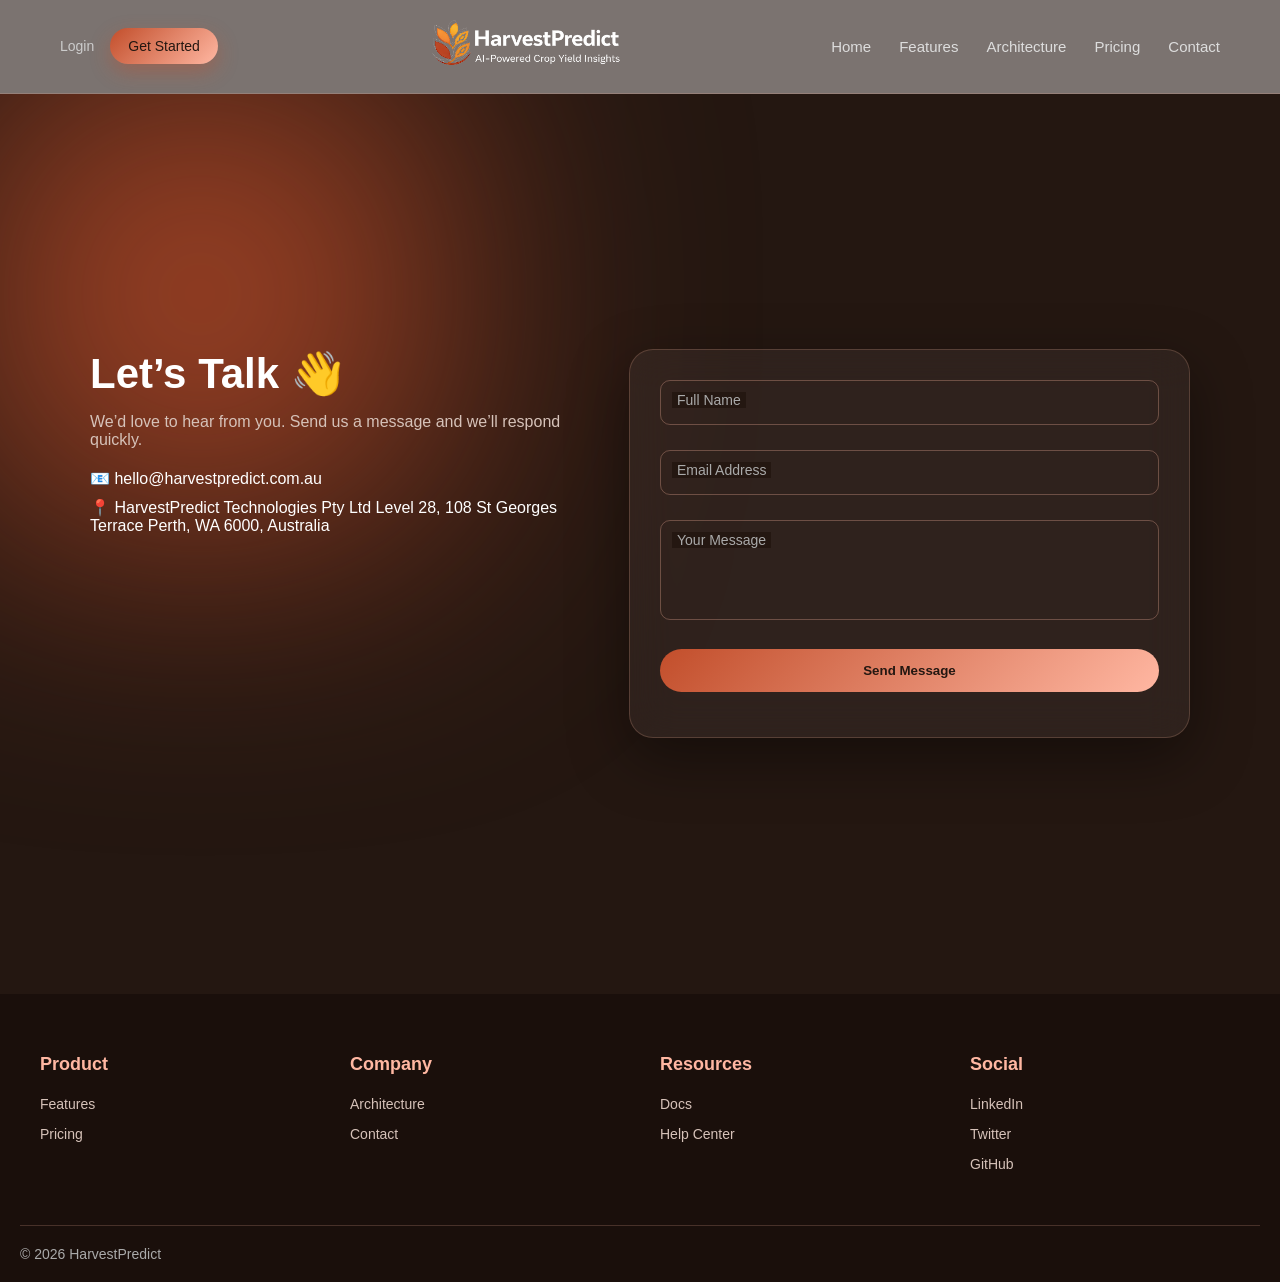
<file: contact.html>
<!DOCTYPE html>
<html lang="en">

<head>
    <meta charset="UTF-8">
    <meta name="viewport" content="width=device-width, initial-scale=1.0">
    <title>Contact Us - HarvestPredict</title>
    <link rel="shortcut icon" href="assets/images/logo.png" type="image/x-icon">
    <link rel="stylesheet" href="assets/css/style.css">
</head>

<body>
    <header class="navbar">
        <div class="nav-container">
            <div class="nav-actions">
                <a href="login.html" class="login">Login</a>
                <a href="javascript:void(0)" class="btn-primary" onclick="openModal()">Get Started</a>
            </div>
            <!-- Logo -->
            <div class="logo">
                <a href="/"><img src="assets/images/logo.png" alt=""></a>
            </div>

            <!-- Nav Links -->
            <nav class="nav-links" id="navLinks">
                <a href="/">Home</a>
                <a href="/#features">Features</a>
                <a href="/#architecture">Architecture</a>
                <a href="pricing.html">Pricing</a>
                <a href="contact.html">Contact</a>
                <div class="nav-actions mobile-cta">
                    <a href="login.html" class="login">Login</a>
                    <a href="javacript:void(0)" class="btn-primary" onclick="openModal()">Get Started</a>
                </div>
            </nav>

            <!-- Right Buttons -->


            <!-- Mobile Menu Icon -->
            <div class="menu-toggle" id="menuToggle">
                ☰
            </div>

        </div>
    </header>
    <section class="contact">

        <!-- Background Glow -->
        <div class="bg-blur"></div>

        <div class="contact-wrapper">

            <!-- LEFT -->
            <div class="contact-left">
                <h1>Let’s Talk 👋</h1>
                <p>We’d love to hear from you. Send us a message and we’ll respond quickly.</p>

                <div class="contact-details">
                    <div>📧 hello@harvestpredict.com.au</div>
                    <div>📍 HarvestPredict Technologies Pty Ltd
                        Level 28, 108 St Georges Terrace
                        Perth, WA 6000, Australia</div>
                </div>
            </div>

            <!-- RIGHT FORM -->
            <div class="contact-card">
                <form id="contactForm">

                    <div class="input-group">
                        <input type="text" id="name" required>
                        <label>Full Name</label>
                        <span class="error"></span>
                    </div>

                    <div class="input-group">
                        <input type="email" id="email" required>
                        <label>Email Address</label>
                        <span class="error"></span>
                    </div>

                    <div class="input-group">
                        <textarea id="message" required></textarea>
                        <label>Your Message</label>
                        <span class="error"></span>
                    </div>

                    <button type="submit" class="btn-submit">
                        <span class="btn-text">Send Message</span>
                        <span class="loader"></span>
                    </button>

                    <div id="successMsg"></div>

                </form>
            </div>

        </div>
    </section>
    <footer class="footer">
        <div class="footer-container">

            <!-- Column 1 -->
            <div class="footer-col">
                <h3>Product</h3>
                <ul>
                    <li><a href="/#features">Features</a></li>
                    <li><a href="pricing.html">Pricing</a></li>
                    <!-- <li><a href="#">API</a></li> -->
                </ul>
            </div>

            <!-- Column 2 -->
            <div class="footer-col">
                <h3>Company</h3>
                <ul>
                    <!-- <li><a href="#">About</a></li> -->
                    <li><a href="/#Architecture">Architecture</a></li>
                    <li><a href="contact.html">Contact</a></li>
                </ul>
            </div>

            <!-- Column 3 -->
            <div class="footer-col">
                <h3>Resources</h3>
                <ul>
                    <li><a href="#">Docs</a></li>
                    <!-- <li><a href="#">Blog</a></li> -->
                    <li><a href="contact.html">Help Center</a></li>
                </ul>
            </div>

            <!-- Column 4 -->
            <div class="footer-col">
                <h3>Social</h3>
                <ul>
                    <li><a href="contact.html">LinkedIn</a></li>
                    <li><a href="contact.html">Twitter</a></li>
                    <li><a href="contact.html">GitHub</a></li>
                </ul>
            </div>

        </div>

        <!-- Bottom -->
        <div class="footer-bottom">
            <p>© 2026 HarvestPredict</p>

        </div>
    </footer>
    <div class="modal" id="demoModal">

        <div class="modal-content" id="modalBox">

            <span class="close" onclick="closeModal()">&times;</span>

            <h2>Request a Demo</h2>

            <form id="demoForm">

                <input type="text" id="name" placeholder="Full Name" required>
                <input type="email" id="email" placeholder="Email Address" required>
                <input type="number" max="10" id="farm" placeholder="Farm Size" required>
                <input type="text" placeholder="City" required>

                <p class="" id="formError"></p>

                <button type="submit">Submit Request</button>

            </form>

        </div>

    </div>

    <script src="assets/js/script.js"></script>
    <script>
        const contactform = document.getElementById("contactForm");
        const loader = document.querySelector(".loader");
        const btnText = document.querySelector(".btn-text");

        contactform.addEventListener("submit", function (e) {
            e.preventDefault();

            let valid = true;

            const name = document.getElementById("name");
            const email = document.getElementById("email");
            const message = document.getElementById("message");
            const successMsg = document.getElementById("successMsg");

            document.querySelectorAll(".error").forEach(e => e.innerText = "");
            successMsg.innerText = "";

            if (name.value.trim() === "") {
                showError(name, "Required");
                valid = false;
            }

            if (!validateEmail(email.value)) {
                showError(email, "Invalid email");
                valid = false;
            }

            if (message.value.trim() === "") {
                showError(message, "Required");
                valid = false;
            }

            if (valid) {
                btnText.style.opacity = "0.5";
                loader.style.display = "inline-block";

                setTimeout(() => {
                    loader.style.display = "none";
                    btnText.style.opacity = "1";

                    successMsg.innerText = "✅ Message sent successfully!";
                    contactform.reset();
                }, 1500);
            }
        });

        function showError(input, msg) {
            input.parentElement.querySelector(".error").innerText = msg;
        }

        function validateEmail(email) {
            return /^[^\s@]+@[^\s@]+\.[^\s@]+$/.test(email);
        }
        const farmInput = document.getElementById("farm");

        farmInput.addEventListener("input", function () {
            this.value = this.value.replace(/[^0-9]/g, "").slice(0, 10);
        });
    </script>
</body>

</html>
</file>
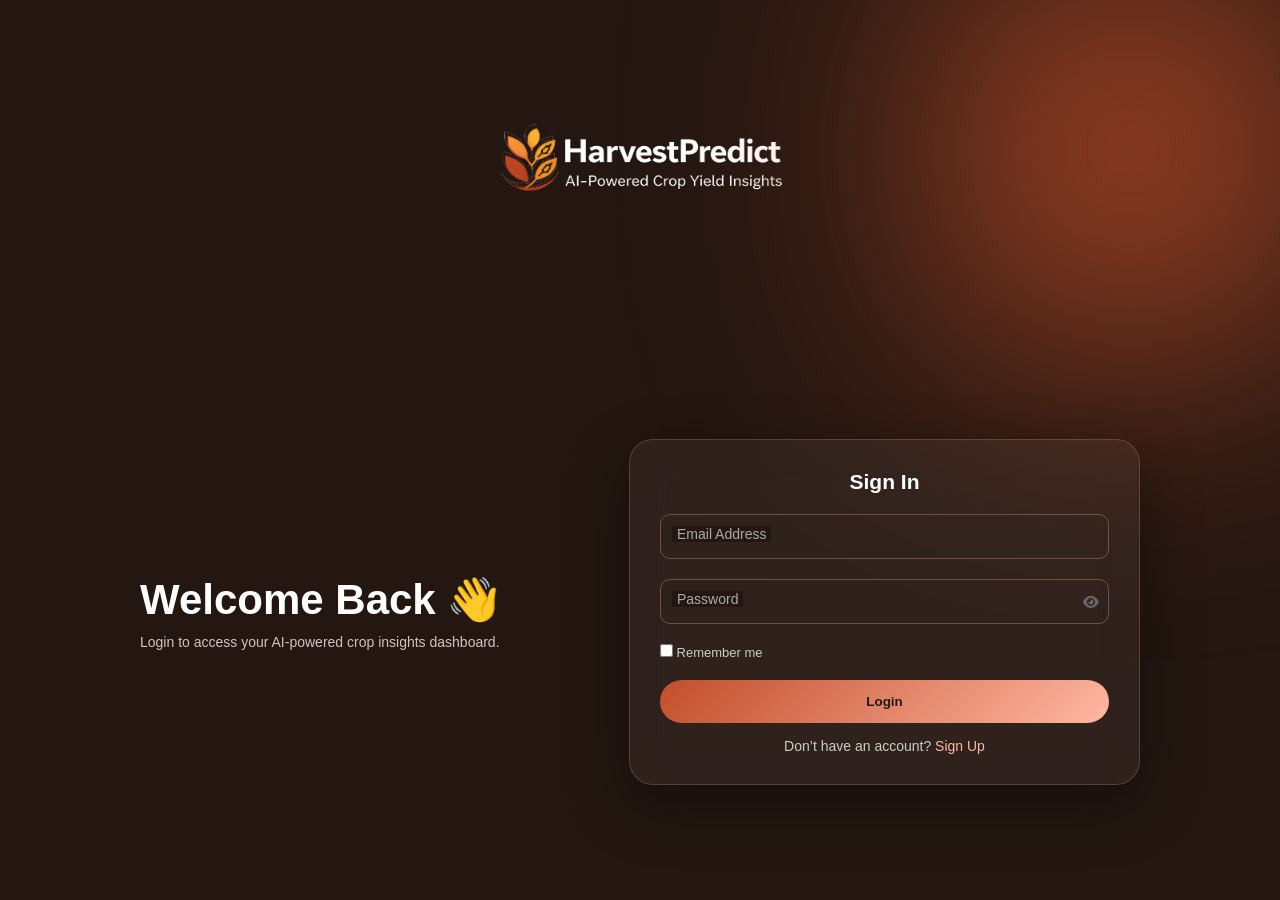
<file: login.html>
<!DOCTYPE html>
<html lang="en">

<head>
    <meta charset="UTF-8">
    <meta name="viewport" content="width=device-width, initial-scale=1.0">
    <title>Login - HarvestPredict</title>
    <link rel="shortcut icon" href="assets/images/logo.png" type="image/x-icon">
    <link rel="stylesheet" href="assets/css/style.css">
    <link rel="stylesheet" href="assets/css/login.css">
    <link rel="stylesheet" href="https://cdnjs.cloudflare.com/ajax/libs/font-awesome/6.5.0/css/all.min.css">
    <style>
        .input-box {
            position: relative;
        }

        .toggle-password {
            position: absolute;
            right: 10px;
            top: 50%;
            transform: translateY(-50%);
            cursor: pointer;
            color: #666;
        }
    </style>
</head>

<body>

    <section class="login">
        <div class="logo">
            <a href="/"><img src="assets/images/logo.png" alt=""></a>
        </div>
        <!-- Background Glow -->
        <div class="bg-glow"></div>

        <div class="login-container">

            <!-- LEFT SIDE -->
            <div class="login-left">
                <h1>Welcome Back 👋</h1>
                <p>Login to access your AI-powered crop insights dashboard.</p>
            </div>

            <!-- RIGHT FORM -->
            <div class="login-card">

                <h2>Sign In</h2>

                <form id="loginForm">

                    <div class="input-group">
                        <input type="email" id="email" required>
                        <label>Email Address</label>
                        <span class="error"></span>
                    </div>

                    <div class="input-group">
                        <input type="password" id="password" required>
                        <label>Password</label>
                        <i class="fa-solid fa-eye toggle-password" id="togglePassword"></i>
                        <span class="error"></span>
                    </div>

                    <div class="login-options">
                        <label>
                            <input type="checkbox"> Remember me
                        </label>
                        <!-- <a href="#">Forgot Password?</a> -->
                    </div>

                    <button type="submit" class="btn-login">
                        <span class="btn-text">Login</span>
                        <span class="loader"></span>
                    </button>

                    <p id="successMsg"></p>

                    <p class="signup-text">
                        Don’t have an account? <a href="signup.html">Sign Up</a>
                    </p>

                </form>

            </div>

        </div>

    </section>
    <script>
        const form = document.getElementById("loginForm");
        const loader = document.querySelector(".loader");
        const btnText = document.querySelector(".btn-text");

        // 🔥 Dummy user (replace with API later)
        const validUser = {
            email: "test@gmail.com",
            password: "123456"
        };

        form.addEventListener("submit", function (e) {
            e.preventDefault();

            let valid = true;

            const email = document.getElementById("email");
            const password = document.getElementById("password");
            const successMsg = document.getElementById("successMsg");

            document.querySelectorAll(".error").forEach(e => e.innerText = "");
            successMsg.innerText = "";

            // Field validation
            if (!validateEmail(email.value)) {
                showError(email, "Invalid email format");
                valid = false;
            }

            if (password.value.length < 6) {
                showError(password, "Min 6 characters");
                valid = false;
            }

            if (valid) {
                loader.style.display = "inline-block";
                btnText.style.opacity = "0.5";

                setTimeout(() => {
                    loader.style.display = "none";
                    btnText.style.opacity = "1";

                    // 🔥 Credential Check
                    if (
                        email.value === validUser.email &&
                        password.value === validUser.password
                    ) {
                        successMsg.style.color = "#4ade80";
                        successMsg.innerText = "✅ Login successful!";
                        form.reset();
                    } else {
                        successMsg.style.color = "#ff6b6b";
                        successMsg.innerText = "❌ Invalid credentials";
                        form.reset();
                    }

                }, 1500);
            }
        });

        function showError(input, msg) {
            input.parentElement.querySelector(".error").innerText = msg;
        }

        function validateEmail(email) {
            return /^[^\s@]+@[^\s@]+\.[^\s@]+$/.test(email);
        }
        const togglePassword = document.getElementById("togglePassword");
        const password = document.getElementById("password");

        togglePassword.addEventListener("click", function () {
            const type = password.getAttribute("type") === "password" ? "text" : "password";
            password.setAttribute("type", type);

            this.classList.toggle("fa-eye");
            this.classList.toggle("fa-eye-slash");
        });
    </script>
</body>

</html>
</file>
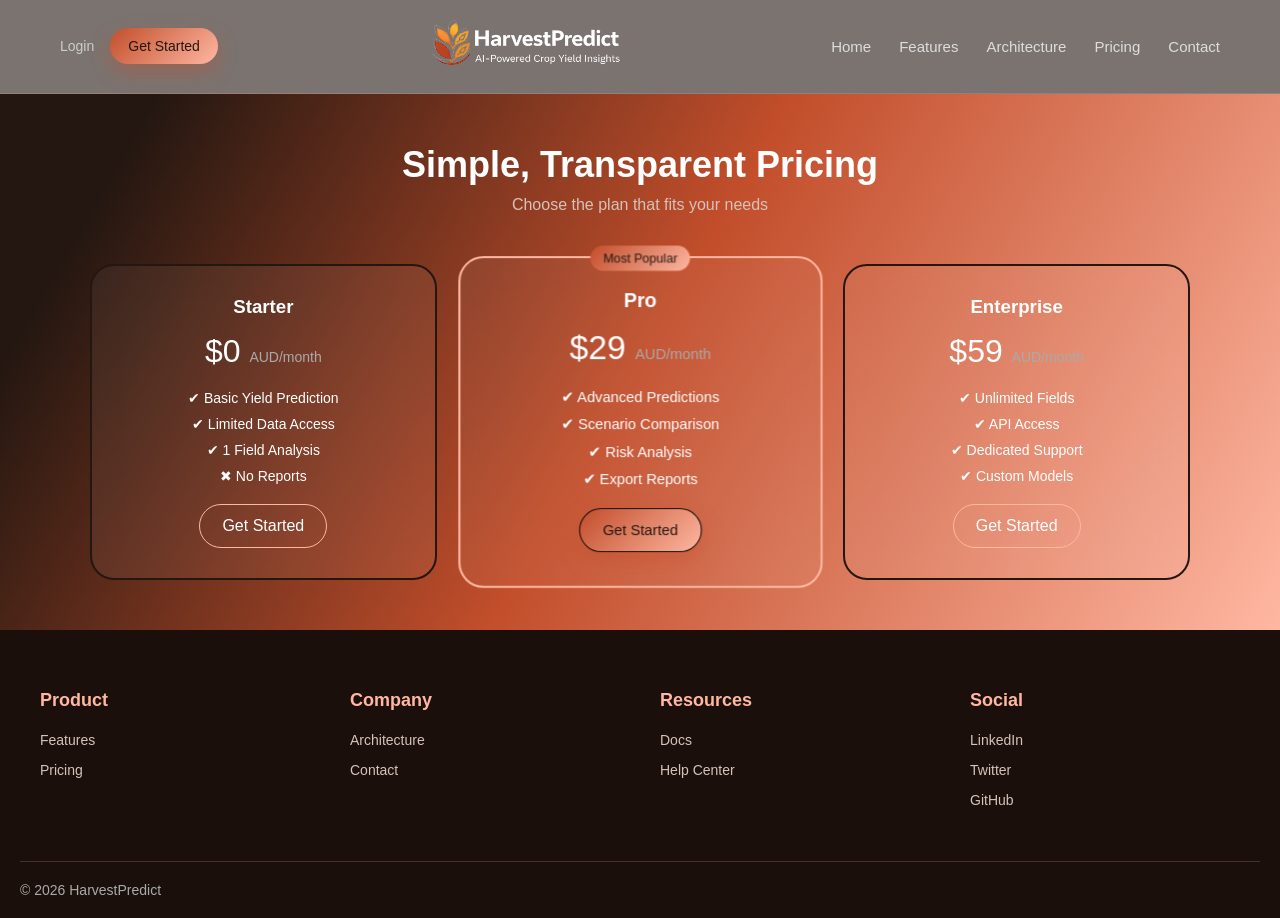
<file: pricing.html>
<!DOCTYPE html>
<html lang="en">

<head>
    <meta charset="UTF-8">
    <meta name="viewport" content="width=device-width, initial-scale=1.0">
    <title>HarvestPredict</title>
    <link rel="stylesheet" href="assets/css/style.css">
    <link rel="shortcut icon" href="assets/images/logo.png" type="image/x-icon">
    <!-- jQuery -->
    <script src="https://cdnjs.cloudflare.com/ajax/libs/jquery/3.6.0/jquery.min.js"></script>
</head>

<body>
    <header class="navbar">
        <div class="nav-container">
            <div class="nav-actions">
                <a href="login.html" class="login">Login</a>
                <a href="javascript:void(0)" class="btn-primary" onclick="openModal()">Get Started</a>
            </div>
            <!-- Logo -->
            <div class="logo">
                <a href="/"><img src="assets/images/logo.png" alt=""></a>
            </div>

            <!-- Nav Links -->
            <nav class="nav-links" id="navLinks">
                <a href="/">Home</a>
                <a href="/#features">Features</a>
                <a href="/#architecture">Architecture</a>
                <a href="pricing.html">Pricing</a>
                <a href="contact.html">Contact</a>
                <div class="nav-actions mobile-cta">
                    <a href="login.html" class="login">Login</a>
                    <a href="javacript:void(0)" class="btn-primary" onclick="openModal()">Get Started</a>
                </div>
            </nav>

            <!-- Right Buttons -->


            <!-- Mobile Menu Icon -->
            <div class="menu-toggle" id="menuToggle">
                ☰
            </div>

        </div>
    </header>
    <section class="pricing">

        <h2 class="section-title">Simple, Transparent Pricing</h2>
        <p class="section-subtext">Choose the plan that fits your needs</p>

        <div class="pricing-grid">

            <!-- FREE -->
            <div class="pricing-card">
                <h3>Starter</h3>
                <p class="price">$0 <span>AUD/month</span></p>

                <ul>
                    <li>✔ Basic Yield Prediction</li>
                    <li>✔ Limited Data Access</li>
                    <li>✔ 1 Field Analysis</li>
                    <li>✖ No Reports</li>
                </ul>

                <a href="contact.html" class="btn-outline">Get Started</a>
            </div>

            <!-- PRO (Highlight) -->
            <div class="pricing-card popular">
                <div class="badge">Most Popular</div>

                <h3>Pro</h3>
                <p class="price">$29 <span>AUD/month</span></p>

                <ul>
                    <li>✔ Advanced Predictions</li>
                    <li>✔ Scenario Comparison</li>
                    <li>✔ Risk Analysis</li>
                    <li>✔ Export Reports</li>
                </ul>

                <a href="contact.html" class="btn-primary">Get Started</a>
            </div>

            <!-- ENTERPRISE -->
            <div class="pricing-card">
                <h3>Enterprise</h3>
                <p class="price">$59 <span>AUD/month</span></p>

                <ul>
                    <li>✔ Unlimited Fields</li>
                    <li>✔ API Access</li>
                    <li>✔ Dedicated Support</li>
                    <li>✔ Custom Models</li>
                </ul>

                <a href="contact.html" class="btn-outline">Get Started</a>
            </div>

        </div>

    </section>
    <footer class="footer">
        <div class="footer-container">

            <!-- Column 1 -->
            <div class="footer-col">
                <h3>Product</h3>
                <ul>
                    <li><a href="/#features">Features</a></li>
                    <li><a href="pricing.html">Pricing</a></li>
                    <!-- <li><a href="#">API</a></li> -->
                </ul>
            </div>

            <!-- Column 2 -->
            <div class="footer-col">
                <h3>Company</h3>
                <ul>
                    <!-- <li><a href="#">About</a></li> -->
                    <li><a href="/#architecture">Architecture</a></li>
                    <li><a href="contact.html">Contact</a></li>
                </ul>
            </div>

            <!-- Column 3 -->
            <div class="footer-col">
                <h3>Resources</h3>
                <ul>
                    <li><a href="#">Docs</a></li>
                    <!-- <li><a href="#">Blog</a></li> -->
                    <li><a href="contact.html">Help Center</a></li>
                </ul>
            </div>

            <!-- Column 4 -->
            <div class="footer-col">
                <h3>Social</h3>
                <ul>
                    <li><a href="contact.html">LinkedIn</a></li>
                    <li><a href="contact.html">Twitter</a></li>
                    <li><a href="contact.html">GitHub</a></li>
                </ul>
            </div>

        </div>

        <!-- Bottom -->
        <div class="footer-bottom">
            <p>© 2026 HarvestPredict</p>

        </div>
    </footer>
    <div class="modal" id="demoModal">

        <div class="modal-content" id="modalBox">

            <span class="close" onclick="closeModal()">&times;</span>

            <h2>Request a Demo</h2>

            <form id="demoForm">

                <input type="text" id="name" placeholder="Full Name" required>
                <input type="email" id="email" placeholder="Email Address" required>
                <input type="number" maxlength="10" id="farm" placeholder="Farm Size" required>
                <input type="text" placeholder="City" required>

                <p class="" id="formError"></p>

                <button type="submit">Submit Request</button>

            </form>

        </div>

    </div>
    <script src="assets/js/script.js"></script>
    <script>
        const farmInput = document.getElementById("farm");

        farmInput.addEventListener("input", function () {
            this.value = this.value.replace(/[^0-9]/g, "").slice(0, 10);
        });
    </script>
</body>

</html>
</file>
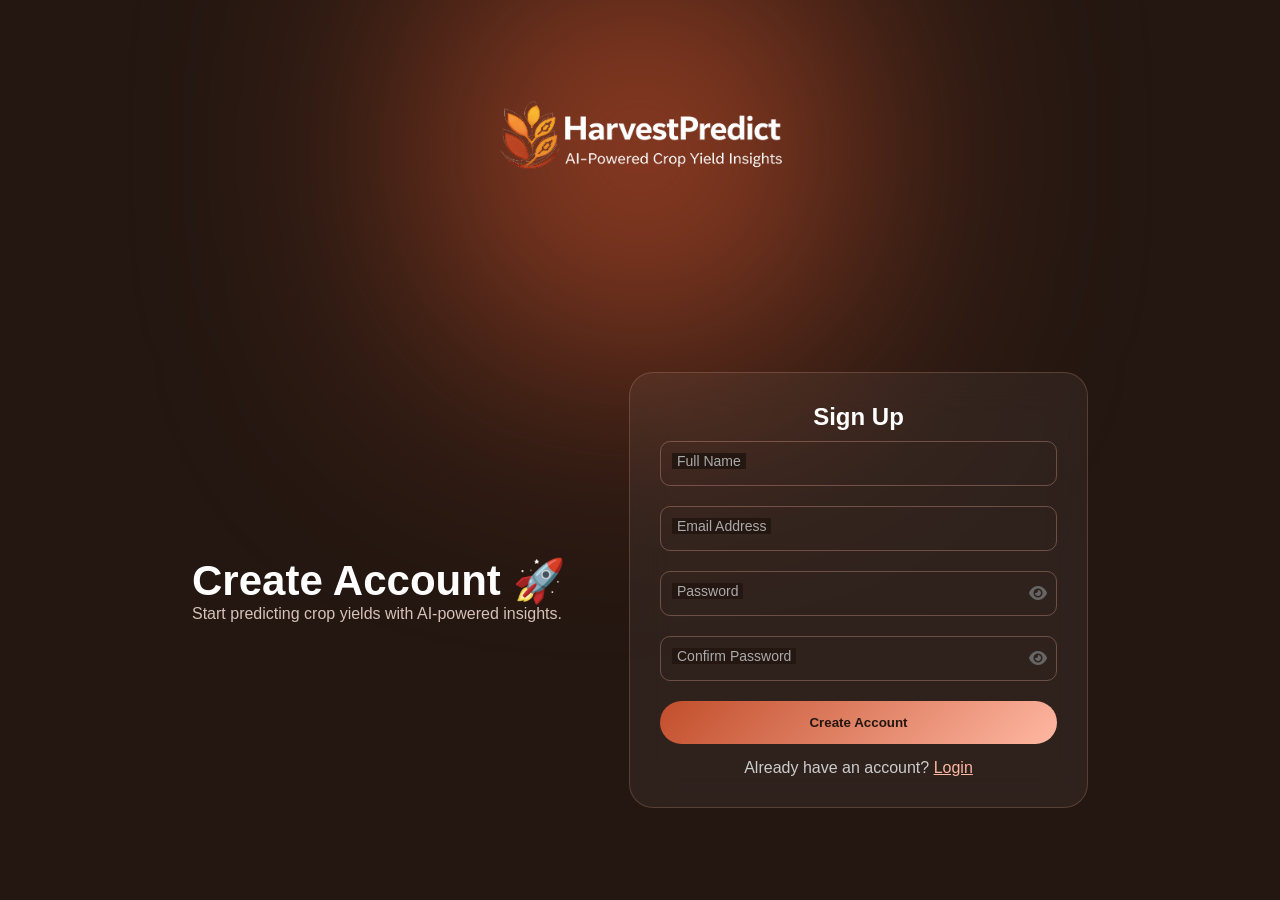
<file: signup.html>
<!DOCTYPE html>
<html lang="en">

<head>
    <meta charset="UTF-8">
    <meta name="viewport" content="width=device-width, initial-scale=1.0">
    <title>Sign Up - HarvestPredict</title>
    <link rel="shortcut icon" href="assets/images/logo.png" type="image/x-icon">
    <link rel="stylesheet" href="assets/css/style.css">
    <link rel="stylesheet" href="assets/css/signup.css">
    <link rel="stylesheet" href="https://cdnjs.cloudflare.com/ajax/libs/font-awesome/6.5.0/css/all.min.css">
    <style>
        .input-box {
            position: relative;
        }

        .toggle-password {
            position: absolute;
            right: 10px;
            top: 50%;
            transform: translateY(-50%);
            cursor: pointer;
            color: #666;
        }
    </style>
</head>

<body>

    <section class="signup">
        <div class="logo">
            <a href="/"><img src="assets/images/logo.png" alt=""></a>
        </div>
        <!-- Glow Background -->
        <div class="bg-glow"></div>

        <div class="signup-container">

            <!-- LEFT -->
            <div class="signup-left">
                <h1>Create Account 🚀</h1>
                <p>Start predicting crop yields with AI-powered insights.</p>
            </div>

            <!-- RIGHT FORM -->
            <div class="signup-card">

                <h2>Sign Up</h2>

                <form id="signupForm">

                    <div class="input-group">
                        <input type="text" id="name" required>
                        <label>Full Name</label>
                        <span class="error"></span>
                    </div>

                    <div class="input-group">
                        <input type="email" id="email" required>
                        <label>Email Address</label>
                        <span class="error"></span>
                    </div>

                    <div class="input-group">
                        <input type="password" id="password" required>
                        <label>Password</label>
                        <i class="fa-solid fa-eye toggle-password togglePassword"></i>
                        <span class="error"></span>
                    </div>

                    <!-- Strength -->
                    <div id="strength"></div>

                    <div class="input-group">
                        <input type="password" id="confirmPassword" required>
                        <label>Confirm Password</label>
                        <i class="fa-solid fa-eye toggle-password togglePassword"></i>
                        <span class="error"></span>
                    </div>

                    <button type="submit" class="btn-signup">
                        <span class="btn-text">Create Account</span>
                        <span class="loader"></span>
                    </button>

                    <p id="successMsg"></p>

                    <p class="login-text">
                        Already have an account? <a href="login.html">Login</a>
                    </p>

                </form>

            </div>

        </div>

    </section>

    <script>
        const form = document.getElementById("signupForm");
        const loader = document.querySelector(".loader");
        const btnText = document.querySelector(".btn-text");
        const strength = document.getElementById("strength");

        const passwordInput = document.getElementById("password");

        passwordInput.addEventListener("input", () => {
            const val = passwordInput.value;

            if (val.length < 6) {
                strength.innerText = "Weak password";
                strength.style.color = "red";
            } else if (val.match(/[A-Z]/) && val.match(/[0-9]/)) {
                strength.innerText = "Strong password";
                strength.style.color = "lightgreen";
            } else {
                strength.innerText = "Medium password";
                strength.style.color = "orange";
            }
        });

        form.addEventListener("submit", function (e) {
            e.preventDefault();

            let valid = true;

            const name = document.getElementById("name");
            const email = document.getElementById("email");
            const password = document.getElementById("password");
            const confirmPassword = document.getElementById("confirmPassword");
            const successMsg = document.getElementById("successMsg");

            document.querySelectorAll(".error").forEach(e => e.innerText = "");
            successMsg.innerText = "";

            if (name.value.trim() === "") {
                showError(name, "Required");
                valid = false;
            }

            if (!validateEmail(email.value)) {
                showError(email, "Invalid email");
                valid = false;
            }

            if (password.value.length < 6) {
                showError(password, "Min 6 characters");
                valid = false;
            }

            if (password.value !== confirmPassword.value) {
                showError(confirmPassword, "Passwords do not match");
                valid = false;
            }

            if (valid) {
                loader.style.display = "inline-block";
                btnText.style.opacity = "0.5";

                setTimeout(() => {
                    loader.style.display = "none";
                    btnText.style.opacity = "1";

                    successMsg.innerText = "🎉 Account created successfully!";
                    form.reset();
                    strength.innerText = "";
                }, 1500);
            }
        });

        function showError(input, msg) {
            input.parentElement.querySelector(".error").innerText = msg;
        }

        function validateEmail(email) {
            return /^[^\s@]+@[^\s@]+\.[^\s@]+$/.test(email);
        }
        const toggles = document.querySelectorAll(".toggle-password");

        toggles.forEach(toggle => {
            toggle.addEventListener("click", function () {
                const input = this.parentElement.querySelector("input");

                const type = input.getAttribute("type") === "password" ? "text" : "password";
                input.setAttribute("type", type);

                this.classList.toggle("fa-eye");
                this.classList.toggle("fa-eye-slash");
            });
        });
    </script>
</body>

</html>
</file>
<file: assets/css/style.css>
/* Reset */
* {
    margin: 0;
    padding: 0;
    box-sizing: border-box;
    font-family: 'Inter', sans-serif;
}


/* Body */
body {
    background: #ffffff;
    color: #fff;
}

/* Navbar */
.navbar {
    position: sticky;
    top: 0;
    width: 100%;
    z-index: 1000;

    backdrop-filter: blur(14px);
    background: rgba(36, 23, 17, 0.6);
    border-bottom: 1px solid rgba(255, 183, 162, 0.2);
}

/* Container */
.nav-container {
    max-width: 1200px;
    margin: auto;
    padding: 14px 20px;

    display: flex;
    align-items: center;
    justify-content: space-between;
}

/* Logo */
.logo {
    font-size: 20px;
    font-weight: 600;
    color: #FFB7A2;
    display: flex;
    align-items: center;
    gap: 6px;
}

.logo img {
    width: 200px;
}

/* Nav Links */
.nav-links {
    display: flex;
    gap: 28px;
}

.nav-links a {
    text-decoration: none;
    color: #ddd;
    font-size: 15px;
    transition: 0.3s;
}

.nav-links a:hover {
    color: #FFB7A2;
}

/* Actions */
.nav-actions {
    display: flex;
    align-items: center;
    gap: 16px;
}

/* Login */
.login {
    text-decoration: none;
    color: #ccc;
    font-size: 14px;
    transition: 0.3s;
}

.login:hover {
    color: #FFB7A2;
}

/* Primary Button */
.btn-primary {
    padding: 10px 18px;
    border-radius: 999px;
    text-decoration: none;
    font-size: 14px;
    font-weight: 500;

    background: linear-gradient(135deg, #C24E2B, #FFB7A2);
    color: #241711;

    transition: 0.3s;
    box-shadow: 0 8px 20px rgba(194, 78, 43, 0.4);
}

.btn-primary:hover {
    transform: translateY(-2px);
    box-shadow: 0 12px 28px rgba(194, 78, 43, 0.6);
}

/* Mobile Menu */
.menu-toggle {
    display: none;
    font-size: 22px;
    cursor: pointer;
}

.mobile-cta {
    display: none;
}

/* ================= MOBILE ================= */
@media (max-width: 768px) {
    .nav-links {
        position: absolute;
        top: 70px;
        left: 0;
        width: 100%;
        flex-direction: column;
        align-items: center;
        gap: 18px;
        background: rgba(36, 23, 17, 0.95);
        backdrop-filter: blur(10px);
        padding: 20px 0;
        display: none;
    }

    .nav-links.active {
        display: flex;
    }

    .nav-actions {
        display: none;
    }

    .menu-toggle {
        display: block;
        color: #FFB7A2;
    }

    .mobile-cta {
        display: flex;
        flex-direction: column;
    }
}

/* HERO SECTION */
.main-features {
    position: relative;
    width: 100%;
    height: 100vh;
    overflow: hidden;
    box-shadow: 0 3px 10px rgba(0, 0, 0, 0.3);
}

.main-features .item {
    width: 200px;
    height: 300px;
    list-style-type: none;
    position: absolute;
    top: 50%;
    transform: translateY(-50%);
    z-index: 1;
    background-position: center;
    background-size: cover;
    border-radius: 20px;
    box-shadow: 0 20px 30px rgba(255, 255, 255, 0.3) inset;
    transition: transform 0.1s, left 0.75s, top 0.75s, width 0.75s, height 0.75s;
}
/* .main-features .item{
    background: url(../images/banner1.jpg);
} */
.main-features .item:nth-child(1),
.main-features .item:nth-child(2) {
    left: 0;
    top: 0;
    width: 100%;
    height: 100%;
    transform: none;
    border-radius: 0;
    box-shadow: none;
    opacity: 1;
}

.main-features .item:nth-child(3) {
    left: 50%;
}

.main-features .item:nth-child(4) {
    left: calc(50% + 220px);
}

.main-features .item:nth-child(5) {
    left: calc(50% + 440px);
}

.main-features .item:nth-child(6) {
    left: calc(50% + 660px);
    opacity: 0;
}

.main-features .item .content {
    width: min(30vw, 400px);
    position: absolute;
    top: 50%;
    left: 3rem;
    transform: translateY(-50%);
    color: white;
    text-shadow: 0 3px 8px rgba(0, 0, 0, 0.5);
    opacity: 0;
    display: none;
}

.main-features .item .content .title {
    text-transform: uppercase;
}

.main-features .item .content .description {
    line-height: 1.7;
    margin: 1rem 0 1.5rem;
    font-size: 0.8rem;
}

.main-features .item .content button {
    width: -moz-fit-content;
    width: fit-content;
    background-color: rgba(0, 0, 0, 0.1);
    color: white;
    border: 2px solid white;
    border-radius: 0.25rem;
    padding: 0.75rem;
    cursor: pointer;
}

.item:nth-of-type(2) .content {
    display: block;
    animation: show 0.75s ease-in-out 0.3s forwards;
}

@keyframes show {
    0% {
        filter: blur(5px);
        transform: translateY(calc(-50% + 75px));
    }

    100% {
        opacity: 1;
        filter: blur(0);
    }
}

.nabs {
    position: absolute;
    display: flex;
    bottom: 2rem;
    left: 50%;
    transform: translateX(-50%);
    z-index: 5;
    -webkit-user-select: none;
    -moz-user-select: none;
    user-select: none;
}

.nabs .btn {
    background-color: rgba(255, 255, 255, 0.5);
    color: rgba(0, 0, 0, 0.7);
    border: 2px solid rgba(0, 0, 0, 0.6);
    margin: 0 0.25rem;
    padding: 0.75rem;
    width: 40px;
    height: 40px;
    border-radius: 100%;
    cursor: pointer;
    display: flex;
    align-items: center;
    justify-content: center;
}

.nabs .btn:hover {
    background-color: rgba(255, 255, 255, 0.3);
}

/* SECTION */
.features {
    padding: 80px 20px;
    background: #241711;
    color: #fff;
}

/* Container */
.container {
    max-width: 1200px;
    margin: auto;
}

/* Title */
.features .section-title {
    text-align: center;
    font-size: 36px;
    margin-bottom: 50px;
}

/* GRID */
.features-grid {
    display: grid;
    grid-template-columns: repeat(3, 1fr);
    gap: 25px;
}

/* CARD */
.feature-card {
    background: rgba(255, 255, 255, 0.05);
    border: 1px solid rgba(255, 183, 162, 0.2);
    padding: 30px;
    border-radius: 20px;

    backdrop-filter: blur(10px);

    transition: all 0.3s ease;
    position: relative;
    overflow: hidden;
}

/* ICON */
.feature-card .icon {
    font-size: 30px;
    margin-bottom: 15px;
}

/* TEXT */
.feature-card h3 {
    font-size: 20px;
    margin-bottom: 10px;
}

.feature-card p {
    font-size: 14px;
    color: #d6c2b9;
}

/* HOVER EFFECT 🔥 */
.feature-card:hover {
    transform: translateY(-8px) scale(1.02);
    border-color: #FFB7A2;
    box-shadow: 0 20px 40px rgba(0, 0, 0, 0.4);
}

/* Glow Effect */
.feature-card::before {
    content: "";
    position: absolute;
    inset: 0;
    background: linear-gradient(120deg, transparent, rgba(255, 183, 162, 0.2), transparent);
    opacity: 0;
    transition: 0.4s;
}

.feature-card:hover::before {
    opacity: 1;
}

/* RESPONSIVE */
@media (max-width: 992px) {
    .features-grid {
        grid-template-columns: repeat(2, 1fr);
    }
}

@media (max-width: 600px) {
    .features-grid {
        grid-template-columns: 1fr;
    }

    .section-title {
        font-size: 28px;
    }
}

.pipeline {
    padding: 80px 20px;
    background: linear-gradient(120deg, transparent, rgba(113, 73, 61, 0.635), transparent);
    color: #fff;
    text-align: center;
}

.pipeline .section-title {
    font-size: 36px;
    margin-bottom: 60px;
}

/* Wrapper */
.pipeline-wrapper {
    display: flex;
    align-items: center;
    justify-content: center;
    flex-wrap: wrap;
    gap: 15px;
}

/* Step */
.pipeline-step {
    width: 180px;
    padding: 20px;
    border-radius: 20px;
    border: 2px solid #241711;
    background: rgba(255, 255, 255, 0.05);
    /* border: 1px solid rgba(255, 183, 162, 0.2); */
    backdrop-filter: blur(10px);

    transition: 0.3s;
}

.pipeline-step:hover {
    transform: translateY(-8px);
    border-color: #FFB7A2;
}

/* Circle Icon */
.circle {
    width: 60px;
    height: 60px;
    margin: auto;
    margin-bottom: 15px;
    border-radius: 50%;
    background: linear-gradient(135deg, #C24E2B, #FFB7A2);
    display: flex;
    align-items: center;
    justify-content: center;
    font-size: 26px;
}

/* Text */
.pipeline-step h3 {
    font-size: 16px;
    margin-bottom: 6px;
    white-space: nowrap;
}

.pipeline-step p {
    font-size: 12px;
    color: #241711;
    white-space: nowrap;
}

/* Arrow */
.arrow {
    width: 40px;
    height: 2px;
    background: linear-gradient(to right, #C24E2B, #FFB7A2);
    position: relative;
}

/* Arrow Head */
.arrow::after {
    content: "";
    position: absolute;
    right: -6px;
    top: -4px;
    border-left: 8px solid #FFB7A2;
    border-top: 5px solid transparent;
    border-bottom: 5px solid transparent;
}

/* Animated Flow 🔥 */
.arrow {
    animation: flow 1.5s infinite linear;
}

@keyframes flow {
    0% {
        opacity: 0.3;
    }

    50% {
        opacity: 1;
    }

    100% {
        opacity: 0.3;
    }
}

/* MOBILE */
@media (max-width: 768px) {
    .pipeline-wrapper {
        flex-direction: column;
    }

    .arrow {
        width: 2px;
        height: 30px;
    }

    .arrow::after {
        top: auto;
        bottom: -6px;
        left: -4px;
        transform: rotate(90deg);
    }
}

.result-section {
    padding: 80px 20px;
    background: #241711;
    color: #fff;
    text-align: center;
}

.result-section .section-title {
    font-size: 34px;
    margin-bottom: 10px;
}

.section-subtext {
    color: #d6c2b9;
    margin-bottom: 40px;
}

/* Chart Card */
.chart-card {
    max-width: 900px;
    margin: auto;
    padding: 30px;

    border-radius: 20px;
    background: rgba(255, 255, 255, 0.05);
    border: 1px solid rgba(255, 183, 162, 0.2);

    backdrop-filter: blur(10px);
}

.benefits {
    padding: 80px 20px;
    background: #ffffff;
    text-align: center;
}

/* Title */
.benefits .section-title {
    font-size: 36px;
    margin-bottom: 50px;
    color: #241711;
}

/* Grid */
.benefits-grid {
    display: grid;
    grid-template-columns: repeat(4, 1fr);
    gap: 25px;
}

/* Card */
.benefit-card {
    padding: 40px 25px;
    border-radius: 20px;
    background: #C24E2B;
    border: 1px solid rgba(0, 0, 0, 0.05);
    box-shadow: 0 10px 30px rgba(0, 0, 0, 0.06);

    transition: all 0.3s ease;
}

/* Icon */
.benefit-card .icon {
    font-size: 42px;
    margin-bottom: 20px;
}

/* Text */
.benefit-card h3 {
    font-size: 20px;
    color: #ffffff;
    margin-bottom: 10px;
}

.benefit-card p {
    font-size: 14px;
    color: #d2d2d2;
}

/* Hover Effect 🔥 */
.benefit-card:hover {
    transform: translateY(-10px);
    box-shadow: 0 20px 40px rgba(0, 0, 0, 0.1);
}

/* Optional subtle accent line */
.benefit-card::after {
    content: "";
    display: block;
    width: 40px;
    height: 3px;
    background: linear-gradient(135deg, #C24E2B, #FFB7A2);
    margin: 15px auto 0;
    border-radius: 2px;
}

/* RESPONSIVE */
@media (max-width: 992px) {
    .benefits-grid {
        grid-template-columns: repeat(2, 1fr);
    }
}

@media (max-width: 600px) {
    .benefits-grid {
        grid-template-columns: 1fr;
    }

    .section-title {
        font-size: 28px;
    }
}

/* target */
.audience {
    padding: 50px 20px;
    background: linear-gradient(120deg, transparent, rgba(113, 73, 61, 0.635), transparent);
    color: #fff;
    text-align: center;
}

/* Title */
.audience .section-title {
    font-size: 36px;
    margin-bottom: 10px;
    color: #ffffff
}

.section-subtext {
    color: #d4cecb;
    margin-bottom: 50px;
}

/* Grid */
.audience-grid {
    display: grid;
    grid-template-columns: repeat(4, 1fr);
    gap: 25px;
}

/* Card */
.audience-card {
    padding: 30px 20px;
    border-radius: 20px;
    background: rgba(255, 255, 255, 0.05);
    border: 1px solid #241711;
    backdrop-filter: blur(10px);
    transition: all 0.3s ease;
    position: relative;
    overflow: hidden;
    box-shadow: 10px 5px 6px #241711;
}

/* Icon */
.audience-card .icon {
    font-size: 36px;
    margin-bottom: 15px;
}

/* Text */
.audience-card h3 {
    font-size: 20px;
    margin-bottom: 10px;
    color: #C24E2B;
}

.audience-card p {
    font-size: 14px;
    color: #241711;
}

/* Hover Effect 🔥 */
.audience-card:hover {
    transform: translateY(-8px);
    border-color: #FFB7A2;
    box-shadow: 0 20px 40px rgba(0, 0, 0, 0.4);
}

/* Glow Animation */
.audience-card::before {
    content: "";
    position: absolute;
    inset: 0;
    background: linear-gradient(120deg,
            transparent,
            rgba(255, 183, 162, 0.2),
            transparent);
    opacity: 0;
    transition: 0.4s;
}

.audience-card:hover::before {
    opacity: 1;
}

/* RESPONSIVE */
@media (max-width: 992px) {
    .audience-grid {
        grid-template-columns: repeat(2, 1fr);
    }
}

@media (max-width: 600px) {
    .audience-grid {
        grid-template-columns: 1fr;
    }

    .section-title {
        font-size: 28px;
    }
}

/* cta */
.cta {
    padding: 40px 20px;
    position: relative;
    overflow: hidden;

    /* Gradient Background */
    background: linear-gradient(135deg,
            #241711,
            #C24E2B,
            #FFB7A2);

    text-align: center;
    color: #fff;
}

/* Subtle Pattern Overlay 🔥 */
.cta::before {
    content: "";
    position: absolute;
    inset: 0;

    background-image: radial-gradient(rgba(255, 255, 255, 0.08) 1px,
            transparent 1px);
    background-size: 30px 30px;

    opacity: 0.3;
}

/* Container */
.cta-container {
    position: relative;
    z-index: 1;
    max-width: 700px;
    margin: auto;
}

/* Heading */
.cta h2 {
    font-size: 42px;
    margin-bottom: 15px;
}

/* Text */
.cta p {
    font-size: 16px;
    color: #f3e4df;
    margin-bottom: 30px;
}

/* Buttons */
.cta-buttons {
    display: flex;
    justify-content: center;
    gap: 16px;
}

/* Primary */
.cta-buttons .btn-primary {
    padding: 14px 28px;
    border-radius: 999px;
    background: #fff;
    color: #241711;
    font-weight: 600;
    text-decoration: none;

    transition: 0.3s;
}

.btn-primary:hover {
    transform: translateY(-2px);
}

/* Outline */
.btn-outline {
    padding: 14px 28px;
    border-radius: 999px;
    border: 1px solid #fff;
    color: #fff;
    text-decoration: none;

    transition: 0.3s;
}

.btn-outline:hover {
    background: rgba(255, 255, 255, 0.1);
}

/* RESPONSIVE */
@media (max-width: 600px) {

    .cta h2 {
        font-size: 28px;
    }

    .cta-buttons {
        flex-direction: column;
    }
}

/* footer */
.footer {
    background: #1a0f0b;
    color: #fff;
    padding: 60px 20px 20px;
}

/* Container */
.footer-container {
    max-width: 1200px;
    margin: auto;

    display: grid;
    grid-template-columns: repeat(4, 1fr);
    gap: 40px;
}

/* Column */
.footer-col h3 {
    font-size: 18px;
    margin-bottom: 20px;
    color: #FFB7A2;
}

.footer-col ul {
    list-style: none;
}

.footer-col ul li {
    margin-bottom: 12px;
}

.footer-col ul li a {
    text-decoration: none;
    color: #d6c2b9;
    font-size: 14px;
    transition: 0.3s;
}

.footer-col ul li a:hover {
    color: #FFB7A2;
    padding-left: 4px;
}

/* Bottom */
.footer-bottom {
    border-top: 1px solid rgba(255, 183, 162, 0.2);
    margin-top: 40px;
    padding-top: 20px;

    display: flex;
    justify-content: space-between;
    align-items: center;
    flex-wrap: wrap;
}

.footer-bottom p {
    font-size: 14px;
    color: #aaa;
}

.footer-links a {
    margin-left: 20px;
    text-decoration: none;
    font-size: 14px;
    color: #aaa;
    transition: 0.3s;
}

.footer-links a:hover {
    color: #FFB7A2;
}

/* RESPONSIVE */
@media (max-width: 992px) {
    .footer-container {
        grid-template-columns: repeat(2, 1fr);
    }
}

@media (max-width: 600px) {
    .footer-container {
        grid-template-columns: 1fr;
        text-align: center;
    }

    .footer-bottom {
        flex-direction: column;
        gap: 10px;
    }

    .footer-links a {
        margin: 0 10px;
    }
}


/* contact-us page */
.contact {
    min-height: 100vh;
    display: flex;
    align-items: center;
    justify-content: center;
    padding: 40px;
    position: relative;
    overflow: hidden;
    background: #241711;
}

/* GLOW BACKGROUND */
.bg-blur {
    position: absolute;
    width: 600px;
    height: 600px;
    background: radial-gradient(circle, #C24E2B, transparent);
    filter: blur(120px);
    top: -100px;
    left: -100px;
}

/* WRAPPER */
.contact-wrapper {
    display: flex;
    max-width: 1100px;
    width: 100%;
    gap: 40px;
    z-index: 1;
}

/* LEFT */
.contact-left {
    flex: 1;
    color: #fff;
}

.contact-left h1 {
    font-size: 42px;
    margin-bottom: 15px;
}

.contact-left p {
    color: #d6c2b9;
    margin-bottom: 20px;
}

.contact-details div {
    margin-bottom: 10px;
}

/* CARD */
.contact-card {
    flex: 1;
    padding: 30px;
    border-radius: 24px;

    background: rgba(255, 255, 255, 0.05);
    backdrop-filter: blur(20px);
    border: 1px solid rgba(255, 183, 162, 0.2);

    box-shadow: 0 20px 60px rgba(0, 0, 0, 0.4);
}

/* INPUT GROUP */
.input-group {
    position: relative;
    margin-bottom: 25px;
}

.input-group input,
.input-group textarea {
    width: 100%;
    padding: 14px;
    border-radius: 10px;
    border: 1px solid rgba(255, 183, 162, 0.3);
    background: transparent;
    color: #fff;
    outline: none;
}

textarea {
    height: 100px;
    resize: none;
}

/* FLOATING LABEL */
.input-group label {
    position: absolute;
    left: 12px;
    top: 12px;
    color: #aaa;
    font-size: 14px;
    pointer-events: none;
    transition: 0.3s;
    background: #241711;
    padding: 0 5px;
}

.input-group input:focus+label,
.input-group input:valid+label,
.input-group textarea:focus+label,
.input-group textarea:valid+label {
    top: -8px;
    font-size: 12px;
    color: #FFB7A2;
}

/* ERROR */
.error {
    font-size: 12px;
    color: #ff6b6b;
}

/* BUTTON */
.btn-submit {
    width: 100%;
    padding: 14px;
    border-radius: 999px;
    border: none;
    cursor: pointer;

    background: linear-gradient(135deg, #C24E2B, #FFB7A2);
    color: #241711;
    font-weight: 600;
    position: relative;
    overflow: hidden;
}

/* LOADER */
.loader {
    display: none;
    width: 18px;
    height: 18px;
    border: 2px solid #241711;
    border-top: 2px solid transparent;
    border-radius: 50%;
    animation: spin 1s linear infinite;
    position: absolute;
    right: 20px;
    top: 50%;
    transform: translateY(-50%);
}

@keyframes spin {
    to {
        transform: rotate(360deg);
    }
}

/* SUCCESS */
#successMsg {
    margin-top: 15px;
    color: #4ade80;
    font-weight: 500;
    text-align: center;
}

/* MOBILE */
@media (max-width: 768px) {
    .contact-wrapper {
        flex-direction: column;
    }
}


/* pricing page */
.pricing {
    padding: 80px 20px;
    text-align: center;
    background: linear-gradient(120deg,
            #241711 10%,
            #C24E2B 50%,
            #FFB7A2 100%);
    padding: 50px 0;
}

/* TITLE */
.section-title {
    font-size: 36px;
    margin-bottom: 10px;
}

.section-subtext {
    color: #d6c2b9;
    margin-bottom: 50px;
}

/* GRID */
.pricing-grid {
    display: grid;
    grid-template-columns: repeat(3, 1fr);
    gap: 30px;
    max-width: 1100px;
    margin: auto;
}

/* CARD */
.pricing-card {
    background: rgba(255, 255, 255, 0.05);
    border: 2px solid #241711;
    padding: 30px;
    border-radius: 24px;

    backdrop-filter: blur(15px);
    transition: 0.3s;
    position: relative;
}

/* HOVER */
.pricing-card:hover {
    transform: translateY(-10px);
    border-color: #FFB7A2;
}

/* POPULAR */
.popular {
    border: 2px solid #FFB7A2;
    transform: scale(1.05);
}

/* BADGE */
.badge {
    position: absolute;
    top: -12px;
    left: 50%;
    transform: translateX(-50%);
    background: linear-gradient(135deg, #C24E2B, #FFB7A2);
    color: #241711;
    padding: 5px 12px;
    border-radius: 999px;
    font-size: 12px;
}

/* PRICE */
.price {
    font-size: 32px;
    margin: 15px 0;
}

.price span {
    font-size: 14px;
    color: #aaa;
}

/* LIST */
.pricing-card ul {
    list-style: none;
    margin: 20px 0;
}

.pricing-card ul li {
    margin-bottom: 10px;
    font-size: 14px;
}

/* BUTTONS */
.pricing .btn-primary {
    display: inline-block;
    padding: 12px 22px;
    border-radius: 999px;
    background: linear-gradient(135deg, #C24E2B, #FFB7A2);
    color: #241711;
    text-decoration: none;
    border: 1px solid #1a0f0b;

}

.pricing .btn-outline {
    display: inline-block;
    padding: 12px 22px;
    border-radius: 999px;
    border: 1px solid #FFB7A2;
    color: #FFB7A2;
    text-decoration: none;
    color: #ffffff;
}

/* MOBILE */
@media (max-width: 900px) {
    .pricing-grid {
        grid-template-columns: 1fr;
    }

    .popular {
        transform: none;
    }
}

/* popup css */
/* BUTTON */
.demo-btn {
    padding: 12px 22px;
    background: #0F766E;
    color: #000000;
    border: none;
    border-radius: 8px;
    cursor: pointer;
    font-weight: 600;
}

/* BACKDROP */
.modal {
    display: none;
    position: fixed;
    top: 0;
    left: 0;
    width: 100%;
    height: 100%;
    background: rgba(0, 0, 0, 0.7);
    justify-content: center;
    align-items: center;
    z-index: 1000;
}

/* MODAL */
.modal-content {
    background: #ffffff;
    /* backdrop-filter: blur(15px); */
    padding: 30px;
    border-radius: 16px;
    width: 500px;
    color: #000000;
    text-align: center;
    animation: fadeIn 0.4s ease;
    position: relative;
}

/* CLOSE */
.close {
    position: absolute;
    top: 12px;
    right: 15px;
    font-size: 20px;
    cursor: pointer;
}

/* FORM */
.modal-content form {
    display: flex;
    flex-direction: column;
    gap: 12px;
    margin-top: 15px;
}

.modal-content input {
    padding: 12px;
    border: 1px solid #000000;
    border-radius: 6px;
    outline: none;
}

.modal-content button {
    padding: 12px;
    background: #241711;
    border: none;
    border-radius: 6px;
    color: white;
    cursor: pointer;
}

/* ERROR */
.error {
    color: #ff4d4d;
    font-size: 13px !important;
    min-height: 18px;
}

/* SUCCESS */
.success {
    color: #0F766E;
    font-weight: bold;
}

/* ANIMATION */
@keyframes fadeIn {
    from {
        opacity: 0;
        transform: scale(0.9);
    }

    to {
        opacity: 1;
        transform: scale(1);
    }
}

/* SHAKE */
.shake {
    animation: shake 0.3s;
}

@keyframes shake {
    0% {
        transform: translateX(0);
    }

    25% {
        transform: translateX(-6px);
    }

    50% {
        transform: translateX(6px);
    }

    75% {
        transform: translateX(-6px);
    }

    100% {
        transform: translateX(0);
    }
}
</file>
<file: assets/css/login.css>
.login {
    min-height: 100vh;
    display: flex;
    align-items: center;
    justify-content: center;
    position: relative;
    overflow: hidden;
    flex-wrap: wrap;
    background: #241711;
}

.login .logo {
    width: 100%;
    display: flex;
    align-items: center;
    justify-content: center;
}
.login .logo img{
    width: 300px;
    
}

/* GLOW BACKGROUND */
.bg-glow {
    position: absolute;
    width: 500px;
    height: 500px;
    background: radial-gradient(circle, #C24E2B, transparent);
    filter: blur(120px);
    top: -100px;
    right: -100px;
}

/* CONTAINER */
.login-container {
    display: flex;
    max-width: 1000px;
    width: 100%;
    gap: 40px;
    z-index: 1;
    align-items: center;
}

/* LEFT */
.login-left {
    flex: 1;
    color: #fff;
}

.login-left h1 {
    font-size: 42px;
    margin-bottom: 10px;
}

.login-left p {
    color: #d6c2b9;
}

/* CARD */
.login-card {
    flex: 1;
    padding: 30px;
    border-radius: 24px;

    background: rgba(255, 255, 255, 0.05);
    backdrop-filter: blur(20px);
    border: 1px solid rgba(255, 183, 162, 0.2);

    box-shadow: 0 20px 60px rgba(0, 0, 0, 0.4);
}

.login-card h2 {
    margin-bottom: 20px;
    color: #fff;
    text-align: center;
}

/* INPUT */
.input-group {
    position: relative;
    margin-bottom: 20px;
}

.input-group input {
    width: 100%;
    padding: 14px;
    border-radius: 10px;
    border: 1px solid rgba(255, 183, 162, 0.3);
    background: transparent;
    color: #fff;
    outline: none;
}

/* FLOAT LABEL */
.input-group label {
    position: absolute;
    left: 12px;
    top: 12px;
    color: #aaa;
    font-size: 14px;
    transition: 0.3s;
    background: #241711;
    padding: 0 5px;
}

.input-group input:focus+label,
.input-group input:valid+label {
    top: -8px;
    font-size: 12px;
    color: #FFB7A2;
}

/* OPTIONS */
.login-options {
    display: flex;
    justify-content: space-between;
    margin-bottom: 20px;
    font-size: 13px;
    /* text-align: center; */
}

.login-options a {
    color: #FFB7A2;
    text-decoration: none;
}

/* ERROR */
.error {
    font-size: 12px;
    color: #ff6b6b;
}

/* BUTTON */
.btn-login {
    width: 100%;
    padding: 14px;
    border-radius: 999px;
    border: none;
    cursor: pointer;

    background: linear-gradient(135deg, #C24E2B, #FFB7A2);
    color: #241711;
    font-weight: 600;
    position: relative;
}

/* LOADER */
.loader {
    display: none;
    width: 18px;
    height: 18px;
    border: 2px solid #241711;
    border-top: 2px solid transparent;
    border-radius: 50%;
    animation: spin 1s linear infinite;

    position: absolute;
    right: 20px;
    top: 50%;
    transform: translateY(-50%);
}

@keyframes spin {
    to {
        transform: rotate(360deg);
    }
}

/* SUCCESS */
#successMsg {
    margin-top: 10px;
    color: #4ade80;
}

/* SIGNUP */
.signup-text {
    margin-top: 15px;
    font-size: 14px;
    color: #ccc;
    text-align: center;
}

.signup-text a {
    color: #FFB7A2;
    text-decoration: none;
}

/* MOBILE */
@media (max-width: 768px) {
    .login-container {
        flex-direction: column;
        padding: 20px;
    }

    .login-left {
        text-align: center;
    }
}
</file>
<file: assets/css/signup.css>
/* SECTION */
.signup {
  min-height: 100vh;
  display: flex;
  align-items: center;
  justify-content: center;
  position: relative;
  flex-wrap: wrap;
  background: #241711;
}

.signup .logo {
  width: 100%;
  display: flex;
  align-items: center;
  justify-content: center;
  z-index: 1;
}

.signup .logo img {
  width: 300px;

}

/* GLOW */
.bg-glow {
  position: absolute;
  width: 500px;
  height: 500px;
  background: radial-gradient(circle, #C24E2B, transparent);
  filter: blur(120px);
  bottom: -100px;
  top: -100px;
}

/* CONTAINER */
.signup-container {
  display: flex;
  max-width: 100%;
  width: 70%;
  gap: 40px;
  align-items: center;
}

/* LEFT */
.signup-left {
  flex: 1;
  color: #fff;
}

.signup-left h1 {
  font-size: 42px;
  /* text-align: center; */
}

.signup-left p {
  color: #d6c2b9;
}

/* CARD */
.signup-card {
  flex: 1;
  padding: 30px;
  border-radius: 24px;
  background: rgba(255, 255, 255, 0.05);
  backdrop-filter: blur(20px);
  border: 1px solid rgba(255, 183, 162, 0.2);
}
.signup-card h2{
  text-align: center;
  margin-bottom: 10px;
}

/* INPUT */
.input-group {
  position: relative;
  margin-bottom: 20px;
}

.input-group input {
  width: 100%;
  padding: 14px;
  border-radius: 10px;
  border: 1px solid rgba(255, 183, 162, 0.3);
  background: transparent;
  color: #fff;
}

/* FLOAT LABEL */
.input-group label {
  position: absolute;
  top: 12px;
  left: 12px;
  color: #aaa;
  transition: 0.3s;
  background: #241711;
  padding: 0 5px;
}

.input-group input:focus+label,
.input-group input:valid+label {
  top: -8px;
  font-size: 12px;
  color: #FFB7A2;
}

/* ERROR */
.error {
  font-size: 12px;
  color: #ff6b6b;
}

/* BUTTON */
.btn-signup {
  width: 100%;
  padding: 14px;
  border-radius: 999px;
  border: none;
  cursor: pointer;

  background: linear-gradient(135deg, #C24E2B, #FFB7A2);
  color: #241711;
  font-weight: 600;
  position: relative;
}

/* LOADER */
.loader {
  display: none;
  width: 18px;
  height: 18px;
  border: 2px solid #241711;
  border-top: 2px solid transparent;
  border-radius: 50%;
  animation: spin 1s linear infinite;

  position: absolute;
  right: 20px;
  top: 50%;
  transform: translateY(-50%);
}

@keyframes spin {
  to {
    transform: rotate(360deg);
  }
}

/* PASSWORD STRENGTH */
#strength {
  font-size: 12px;
  margin-bottom: 15px;
}

/* SUCCESS */
#successMsg {
  margin-top: 10px;
  color: #4ade80;
}

/* LOGIN LINK */
.login-text {
  margin-top: 15px;
  color: #ccc;
  text-align: center;
}

.login-text a {
  color: #FFB7A2;
}

/* MOBILE */
@media (max-width: 768px) {
  .signup-container {
    flex-direction: column;
    padding: 20px;
  }
}
</file>
